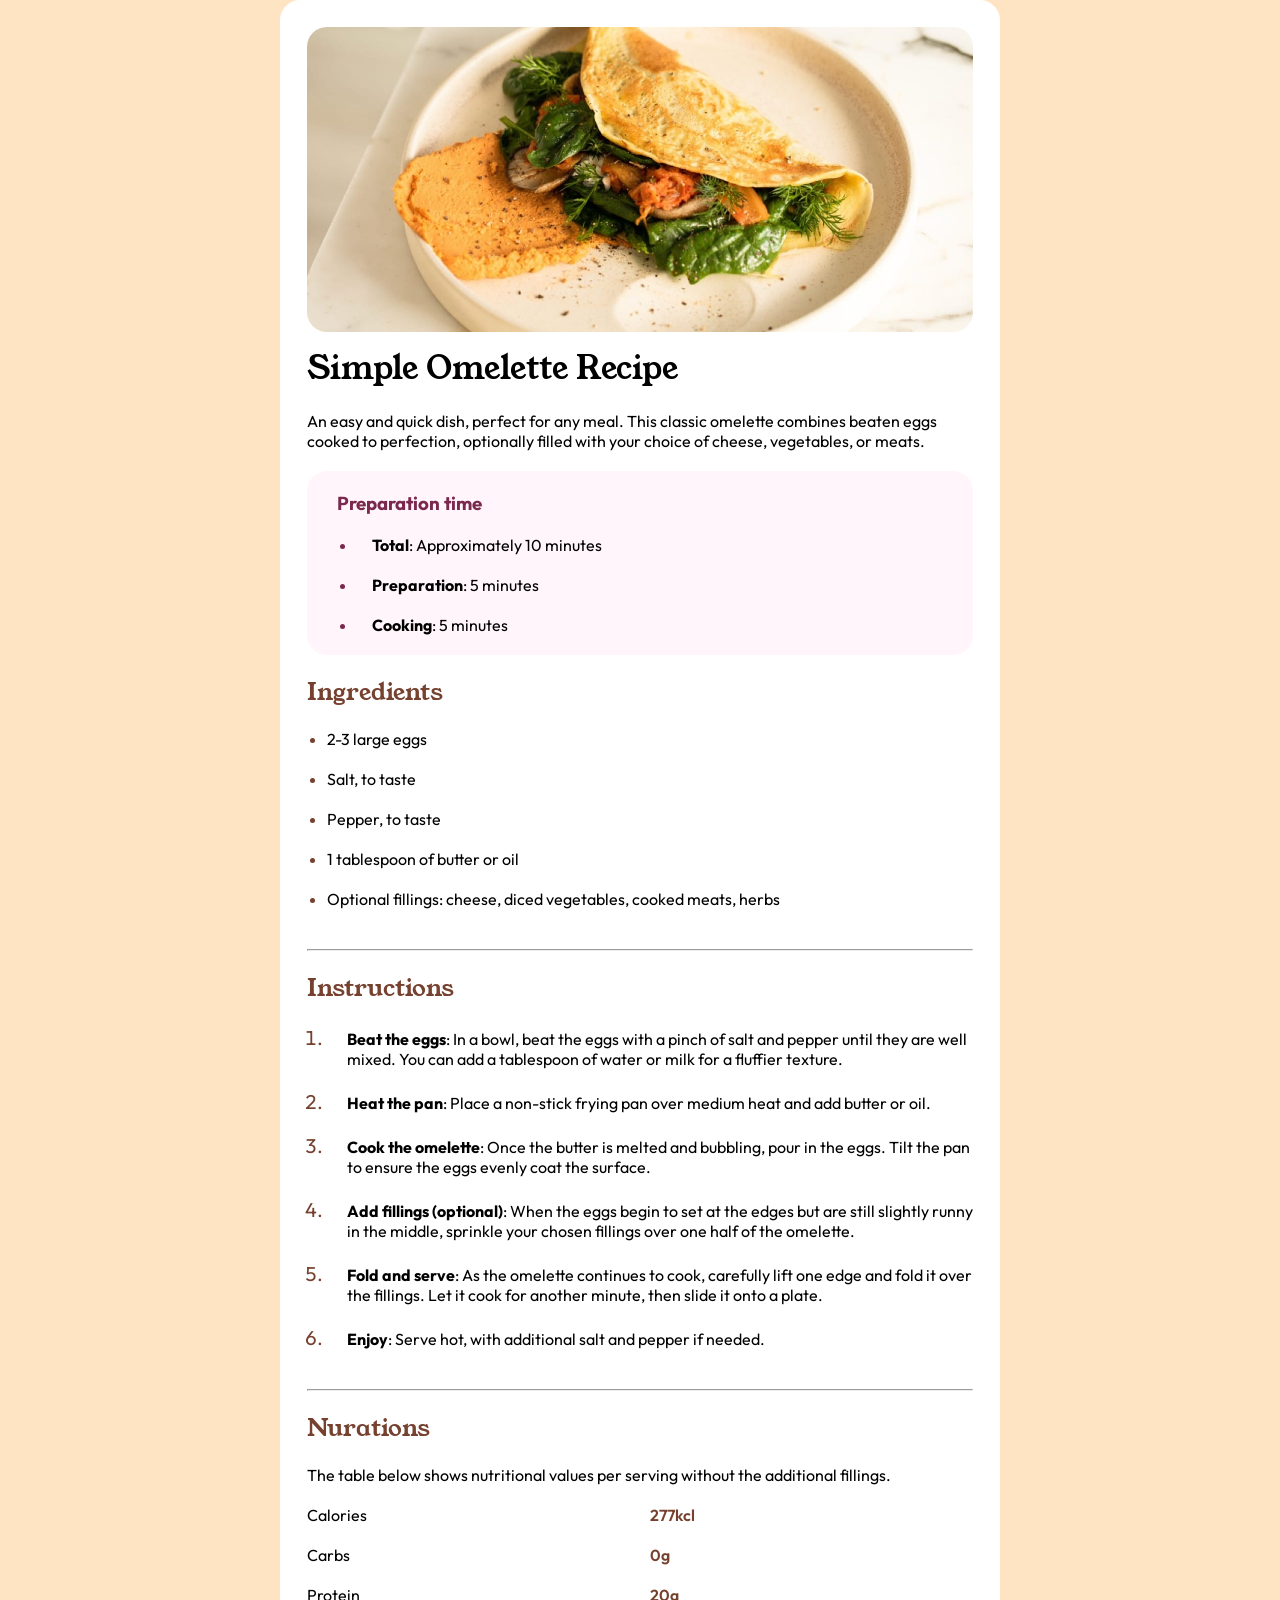
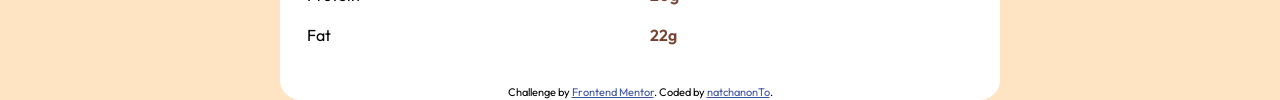
<file: index.html>
<!DOCTYPE html>
<html lang="en">
<head>
    <meta charset="UTF-8">
    <meta name="viewport" content="width=device-width, initial-scale=1.0">
    <title>Frontend Mentor | Recipe page</title>
    <link rel="icon" type="image/png" sizes="32x32" href="favicon-32x32.png">
    <link rel="stylesheet" href="style.css">
</head>
<body>
    <div class="container">
        <div class="header">
            <img src="image-omelette.jpeg" alt="">
            <h1>Simple Omelette Recipe</h1>
            <br>
            <p>An easy and quick dish, perfect for any meal. This classic omelette combines beaten eggs cooked 
               to perfection, optionally filled with your choice of cheese, vegetables, or meats.</p>
            <br>
        </div>
        <div class="main-box">
            <h3 class="fonts-h3">Preparation time</h3>
            <br>
            <ul class="box1">
                <li class="fonts-h3"><p class="paragraph-box1"><b>Total</b>: Approximately 10 minutes</p></li>
                 <br>
                <li class="fonts-h3"><p class="paragraph-box1"><b>Preparation</b>: 5 minutes</p></li>
                <br>
                <li class="fonts-h3"><p class="paragraph-box1"><b>Cooking</b>: 5 minutes</p></li>
            </ul>
        </div>
        <div class="main-box2">
            <br>
            <h2>Ingredients</h2>
            <ul class="box2">
                <br>
                <li class="list-1"><p class="paragraph-box2">2-3 large eggs</p></li>
                <br>
                <li class="list-1"><p class="paragraph-box2">Salt, to taste</p></li>
                <br>
                <li class="list-1"><p class="paragraph-box2">Pepper, to taste</p></li>
                <br>
                <li class="list-1"><p class="paragraph-box2">1 tablespoon of butter or oil</p></li>
                <br>
                <li class="list-1"><p class="paragraph-box2">Optional fillings: cheese, diced vegetables, cooked meats, herbs</p></li>
                <br>
            </ul>
        </div>
        <br>
        <hr>
        <div class="main-box2">
            <br>
            <h2>Instructions</h2>
            <ol class="box2">
                <br>
                <li class="list-2"><p class="paragraph-box3"><b>Beat the eggs</b>: In a bowl, beat the eggs with a pinch of salt and pepper until they are well mixed. 
                    You can add a tablespoon of water or milk for a fluffier texture.</p></li>
                <br>
                <li class="list-2"><p class="paragraph-box3"><b>Heat the pan</b>: Place a non-stick frying pan over medium heat and add butter or oil.</p></li>
                <br>
                <li class="list-2"><p class="paragraph-box3"><b>Cook the omelette</b>: Once the butter is melted and bubbling, pour in the eggs. Tilt the pan to ensure 
                    the eggs evenly coat the surface.</p></li>
                <br>
                <li class="list-2"><p class="paragraph-box3"><b>Add fillings (optional)</b>: When the eggs begin to set at the edges but are still slightly runny in the 
                    middle, sprinkle your chosen fillings over one half of the omelette.</p></li>
                <br>
                <li class="list-2"><p class="paragraph-box3"><b>Fold and serve</b>: As the omelette continues to cook, carefully lift one edge and fold it over the 
                    fillings. Let it cook for another minute, then slide it onto a plate.</p></li>
                <br>
                <li class="list-2"><p class="paragraph-box3"><b>Enjoy</b>: Serve hot, with additional salt and pepper if needed.</p></li>
                <br>
            </ol>
        </div>
        <br>
        <hr>
        <div class="main-box2">
            <br>
            <h2>Nurations</h2>
            <br>
            <p class="paragraph-box4">The table below shows nutritional values per serving without the additional fillings.</p>
            <br>
            <div class="footer">
                <div ><p>Calories</p></div>
                <div class="paragraph-1"><p>277kcl</p></div>
                <div><p>Carbs</p></div>
                <div class="paragraph-1"><p>0g</p></div>
                <div ><p>Protein</p></div>
                <div class="paragraph-1"><p>20g</p></div>
                <div ><p>Fat</p></div>
                <div class="paragraph-1"><p>22g</p></div>
            </div>
        </div>
        <br>
        <div class="attribution">
            Challenge by <a href="https://www.frontendmentor.io?ref=challenge" target="_blank">Frontend Mentor</a>. 
            Coded by <a href="https://github.com/natchanonTo">natchanonTo</a>.
          </div>
    </div>
</body>
</html>
</file>
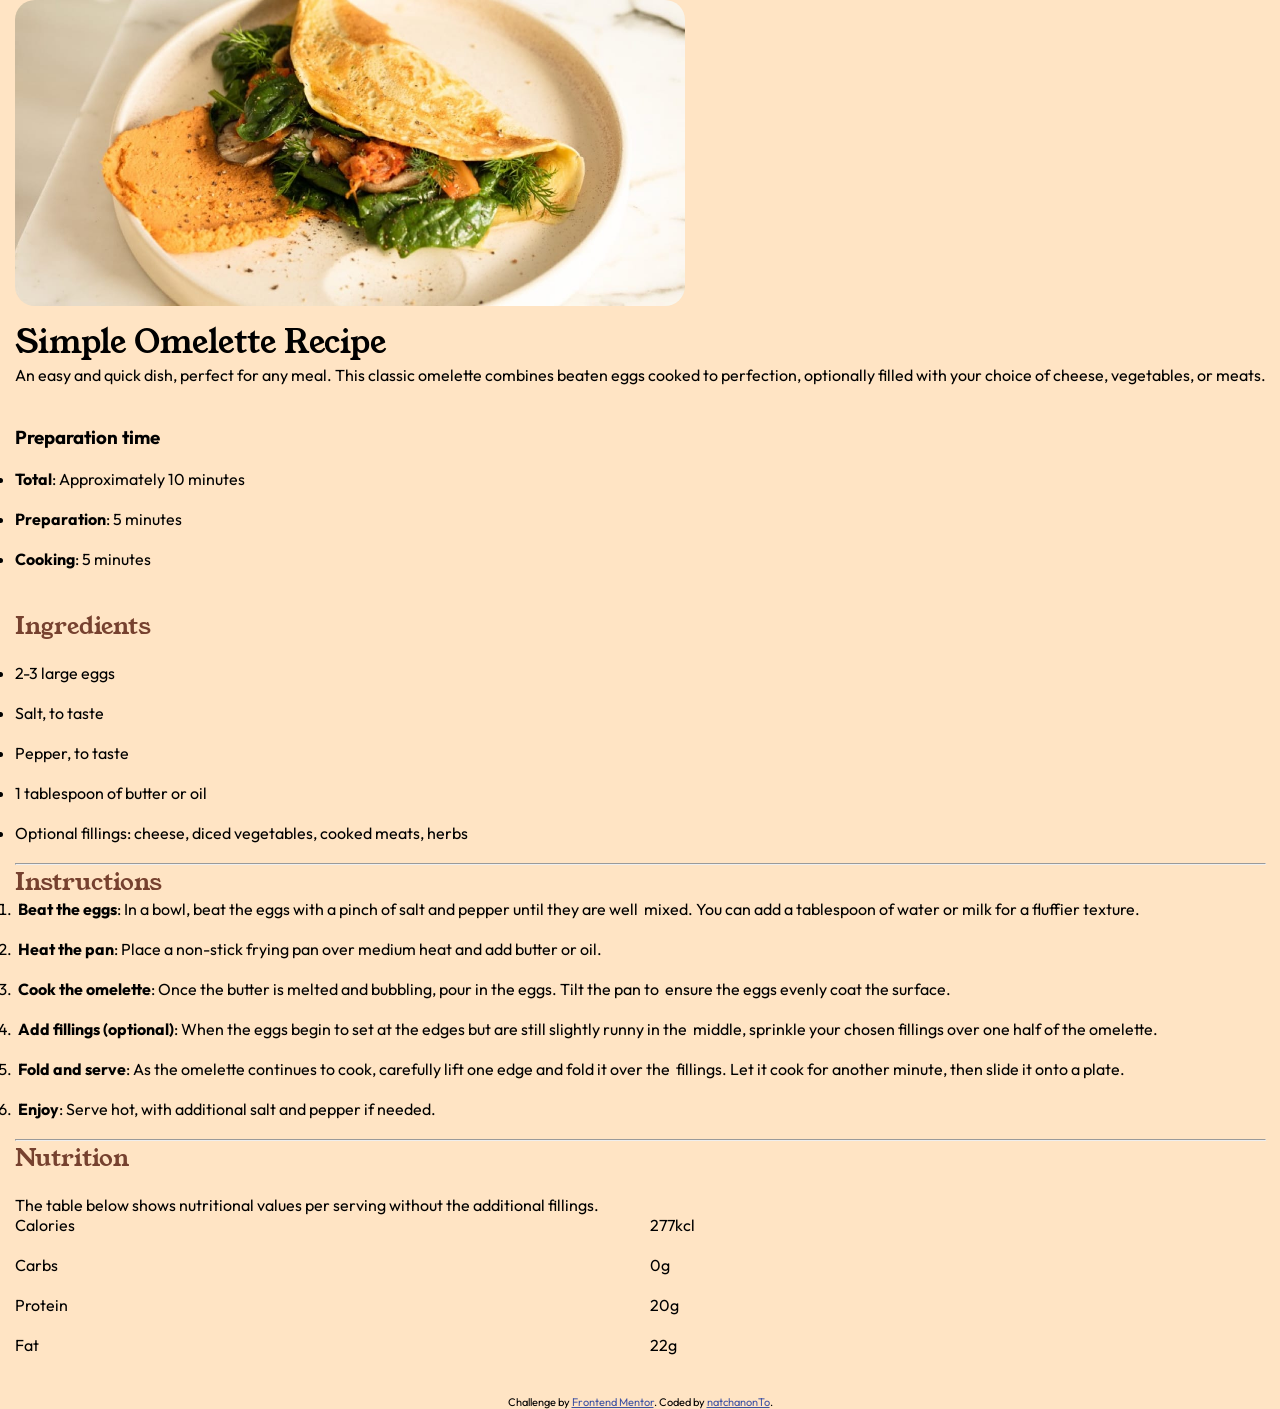
<file: html.html>
<!DOCTYPE html>
<html lang="en">
<head>
    <meta charset="UTF-8">
    <meta name="viewport" content="width=device-width, initial-scale=1.0">
    <title>Document</title>
    <link rel="preconnect" href="https://fonts.googleapis.com">
    <link rel="preconnect" href="https://fonts.gstatic.com" crossorigin>
    <link href="https://fonts.googleapis.com/css2?family=Young+Serif&display=swap" rel="stylesheet">
    <link rel="preconnect" href="https://fonts.googleapis.com">
    <link rel="preconnect" href="https://fonts.gstatic.com" crossorigin>
    <link href="https://fonts.googleapis.com/css2?family=Outfit:wght@100..900&display=swap" rel="stylesheet">
    <link rel="stylesheet" href="style.css">
</head>
<body>
    <div class="containner">
        <div class="header">
            <img src="image-omelette.jpeg" alt="">
            <h1 class="nameheader">Simple Omelette Recipe</h1>
            <p>
                An easy and quick dish, perfect for any meal. This classic omelette combines beaten eggs cooked 
                to perfection, optionally filled with your choice of cheese, vegetables, or meats.
            </p>
            <br>
        </div>
        <div class="main">
            <br>
            <h3>Preparation time</h3>
            <ul class="listone">
                <br>
                <li class="listorder"><b>Total</b>: Approximately 10 minutes</li>
                <br>
                <li class="listorder"><b>Preparation</b>: 5 minutes</li>
                <br>
                <li class="listorder"><b>Cooking</b>: 5 minutes</li>
                <br>
            </ul>
        </div>
        <div class="listmain">
            <br>
            <h2>Ingredients</h2>
            <br>
            <ul class="listtwo">
                <li>2-3 large eggs</li>
                <br><li>Salt, to taste</li>
                <br><li>Pepper, to taste</li>
                <br><li>1 tablespoon of butter or oil</li>
                <br><li>Optional fillings: cheese, diced vegetables, cooked meats, herbs</li>
                <br>
            </ul>
        </div>
        <hr class="hr">
        <div class="listmain2">
            <h2 class="Instructions">Instructions</h2>
            <ol class="listthree">
                <li>
                    <p>
                        &nbsp;<b>Beat the eggs</b>: In a bowl, beat the eggs with a pinch of salt and pepper until they are well &nbsp;mixed. 
                        You can add a tablespoon of water or milk for a fluffier texture.
                    </p>
                    <br>
                </li>
                <li>
                    <p>
                        &nbsp;<b>Heat the pan</b>: Place a non-stick frying pan over medium heat and add butter or oil.
                    </p>
                    <br>
                </li>
                <li>
                    <p>
                        &nbsp;<b>Cook the omelette</b>: Once the butter is melted and bubbling, pour in the eggs. Tilt the pan to &nbsp;ensure 
                        the eggs evenly coat the surface.
                    </p>
                    <br>
                </li>
                <li>
                    <p>
                        &nbsp;<b>Add fillings (optional)</b>: When the eggs begin to set at the edges but are still slightly runny in the 
                        &nbsp;middle, sprinkle your chosen fillings over one half of the omelette.
                    </p>
                    <br>
                </li>
                <li>
                    <p>
                        &nbsp;<b>Fold and serve</b>: As the omelette continues to cook, carefully lift one edge and fold it over the 
                        &nbsp;fillings. Let it cook for another minute, then slide it onto a plate.
                    </p>
                    <br>
                </li>
                <li>
                    <p>
                        &nbsp;<b>Enjoy</b>: Serve hot, with additional salt and pepper if needed.
                    </p>
                    <br>
                </li>
            </ol>
        </div>
        <hr class="hr">
        <div class="Nutrition">
            <h2>Nutrition</h2>
            <br>
            <p>
                The table below shows nutritional values per serving without the additional fillings.
            </p>
        </div>
        <div class="footer">
            <div class="footernutrition"><p>Calories</p></div>
            <div class="footernutrition"><p>277kcl</p></div>
            <div class="footernutrition"><p>Carbs</p></div>
            <div class="footernutrition"><p>0g</p></div>
            <div class="footernutrition"><p>Protein</p></div>
            <div class="footernutrition"><p>20g</p></div>
            <div class="footernutrition"><p>Fat</p></div>
            <div class="footernutrition"><p>22g</p></div>
        </div>
        <br>
        <div class="attribution">
            Challenge by <a href="https://www.frontendmentor.io?ref=challenge" target="_blank">Frontend Mentor</a>. 
            Coded by <a href="https://github.com/natchanonTo">natchanonTo</a>.
          </div>
    </div>
</body>
</html>
</file>
<file: style.css>
@import url('https://fonts.googleapis.com/css2?family=Outfit:wght@100..900&family=Young+Serif&display=swap');

*{
    margin: 0;
    padding: 0;
    box-sizing: border-box;
    font-family: "Outfit", system-ui;
    font-optical-sizing: auto;
}
.container{
    width: 720px;
    height: auto;
    background-color: #fff;
    border: 1px solid #fff;
    border-radius: 20px;
    padding-left: 2%;
    padding-top: 2%;
    padding-right: 2%;
    
}
body{
    background-color: bisque;
    display: flex;
    justify-content: center;
}
img{
    max-width: 100%;
    width: 670px;
    border-radius: 20px;
    border:2px white;
    margin-bottom: 10px;
}
h1,h2{
    font-family: "Young Serif", serif;
    font-weight: 400;
    font-style: normal;     
}
.main-box{
    margin-left: 0px;
    background-color:  hsl(330, 100%, 98%);
    border-radius: 20px;
    padding: 20px;
    padding-left: 30px;
    font-size: 16px;
}
.box1{
    padding-left: 20px;
}
.fonts-h3{
    font-family: "Outfit", system-ui;
    font-optical-sizing: auto;
    color: hsl(332, 51%, 32%);
}
.paragraph-box1{
    color: black;
    padding-left: 15px;
}
h2{
    color: #76412f;
}
.list-1{
    color: #76412f;
    margin-left: 20px;
}
.paragraph-box2{
    color: black;
}
.paragraph-box3{
    color: black;
    padding-left: 20px;
    font-size: 16px;
}
.list-2{
    color: #76412f;
    margin-left: 20px;
    font-size: 20px;
}
.footer{
    display: grid;
    grid-template-columns: repeat(2,1fr);
    grid-template-rows: auto;
    grid-gap: 20px;
}
.paragraph-1{
    color: #76412f;
    font-weight: 600;
}
.attribution { 
    font-size: 11px; text-align: center; 
    margin-top: 20px;
}
.attribution a { 
    color: hsl(228, 45%, 44%); 
}

@media only screen and (max-width:720px)  {
    .container{
        border-radius: 0;
    }
    img{
        border-radius: 0;
        max-width: 100%;
        width: 720px;
    }
}
</file>
